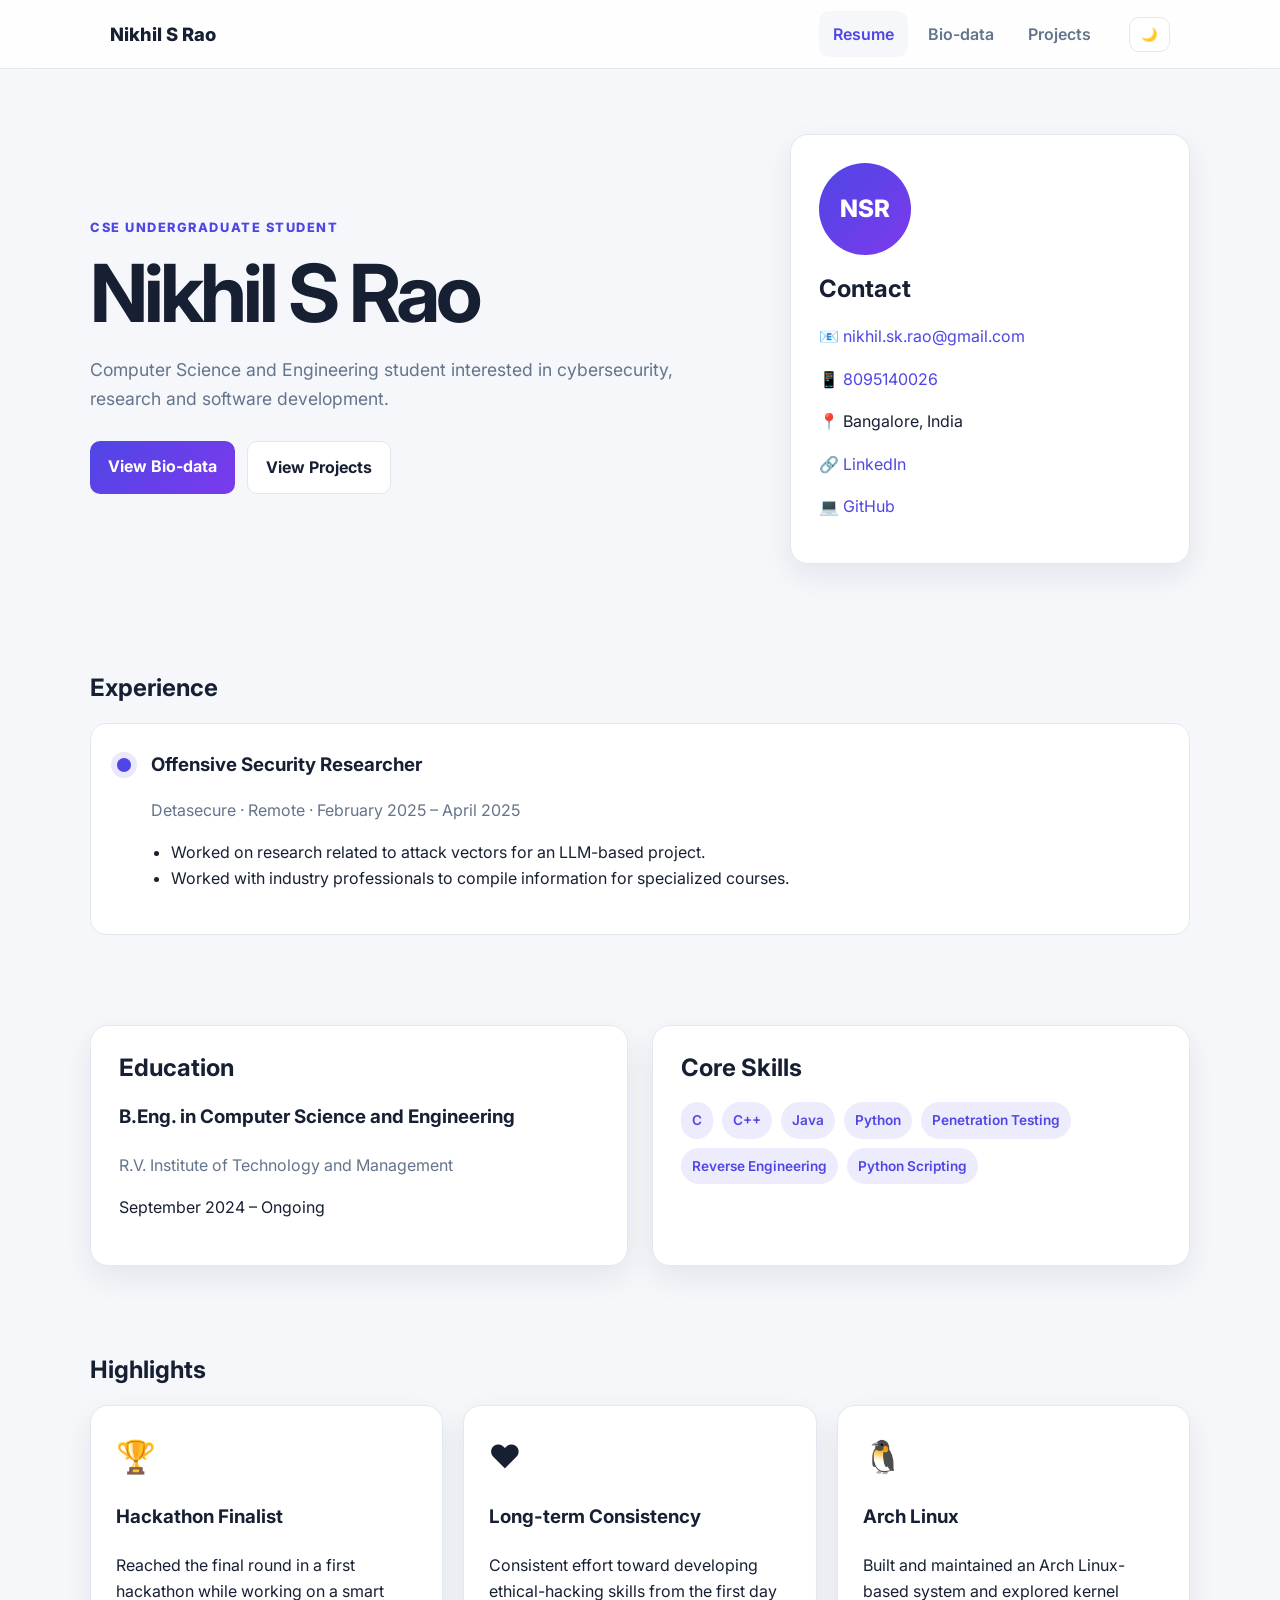
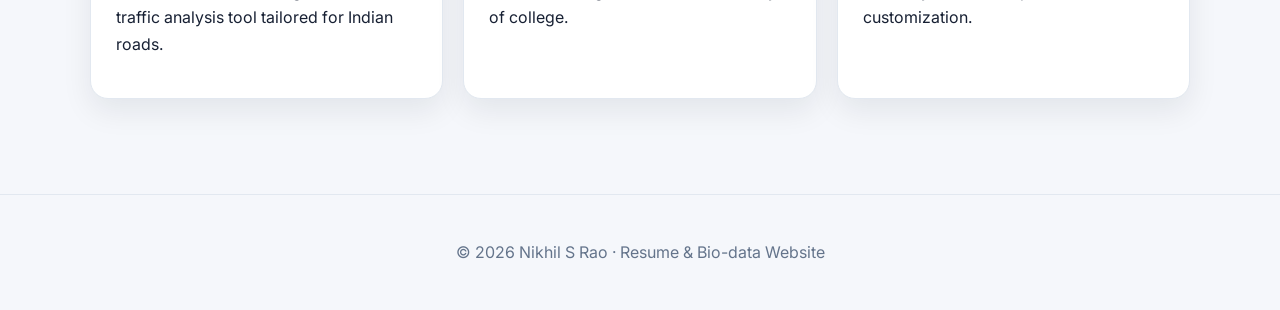
<file: index.html>
<!DOCTYPE html>
<html lang="en">
<head>
  <meta charset="UTF-8">
  <meta name="viewport" content="width=device-width, initial-scale=1.0">
  <title>Nikhil S Rao | Resume</title>
  <link rel="stylesheet" href="style.css">
  <script src="https://code.jquery.com/jquery-3.7.1.min.js"></script>
</head>
<body>
<header class="site-header">
  <nav class="navbar">
    <a class="brand" href="index.html">Nikhil S Rao</a>
    <button class="menu-toggle" aria-label="Toggle navigation">☰</button>
    <div class="nav-links">
      <a class="active" href="index.html">Resume</a>
      <a href="biodata.html">Bio-data</a>
      <a href="projects.html">Projects</a>
    </div>
    <button id="themeToggle" class="theme-btn" title="Toggle theme">🌙</button>
  </nav>
</header>

<main>
  <section class="hero container">
    <div>
      <p class="eyebrow">CSE UNDERGRADUATE STUDENT</p>
      <h1>Nikhil S Rao</h1>
      <p class="lead">Computer Science and Engineering student interested in cybersecurity, research and software development.</p>
      <div class="buttons">
        <a class="btn primary" href="biodata.html">View Bio-data</a>
        <a class="btn secondary" href="projects.html">View Projects</a>
      </div>
    </div>
    <div class="profile-card">
      <div class="avatar">NSR</div>
      <h2>Contact</h2>
      <p>📧 <a href="mailto:nikhil.sk.rao@gmail.com">nikhil.sk.rao@gmail.com</a></p>
      <p>📱 <a href="tel:8095140026">8095140026</a></p>
      <p>📍 Bangalore, India</p>
      <p>🔗 <a href="https://linkedin.com/in/nikhil-s-rao-a70a09306/" target="_blank">LinkedIn</a></p>
      <p>💻 <a href="https://github.com/Skoelle18" target="_blank">GitHub</a></p>
    </div>
  </section>

  <section class="container section">
    <h2 class="section-title">Experience</h2>
    <article class="timeline-card">
      <div class="timeline-dot"></div>
      <div>
        <h3>Offensive Security Researcher</h3>
        <p class="muted">Detasecure · Remote · February 2025 – April 2025</p>
        <ul>
          <li>Worked on research related to attack vectors for an LLM-based project.</li>
          <li>Worked with industry professionals to compile information for specialized courses.</li>
        </ul>
      </div>
    </article>
  </section>

  <section class="container section grid-2">
    <div class="panel">
      <h2 class="section-title">Education</h2>
      <h3>B.Eng. in Computer Science and Engineering</h3>
      <p class="muted">R.V. Institute of Technology and Management</p>
      <p>September 2024 – Ongoing</p>
    </div>
    <div class="panel">
      <h2 class="section-title">Core Skills</h2>
      <div class="tags">
        <span>C</span><span>C++</span><span>Java</span><span>Python</span>
        <span>Penetration Testing</span><span>Reverse Engineering</span><span>Python Scripting</span>
      </div>
    </div>
  </section>

  <section class="container section">
    <h2 class="section-title">Highlights</h2>
    <div class="cards">
      <div class="card"><span class="icon">🏆</span><h3>Hackathon Finalist</h3><p>Reached the final round in a first hackathon while working on a smart traffic analysis tool tailored for Indian roads.</p></div>
      <div class="card"><span class="icon">❤️</span><h3>Long-term Consistency</h3><p>Consistent effort toward developing ethical-hacking skills from the first day of college.</p></div>
      <div class="card"><span class="icon">🐧</span><h3>Arch Linux</h3><p>Built and maintained an Arch Linux-based system and explored kernel customization.</p></div>
    </div>
  </section>
</main>

<footer>
  <p>© <span id="year"></span> Nikhil S Rao · Resume & Bio-data Website</p>
</footer>
<script src="script.js"></script>
</body>
</html>
</file>
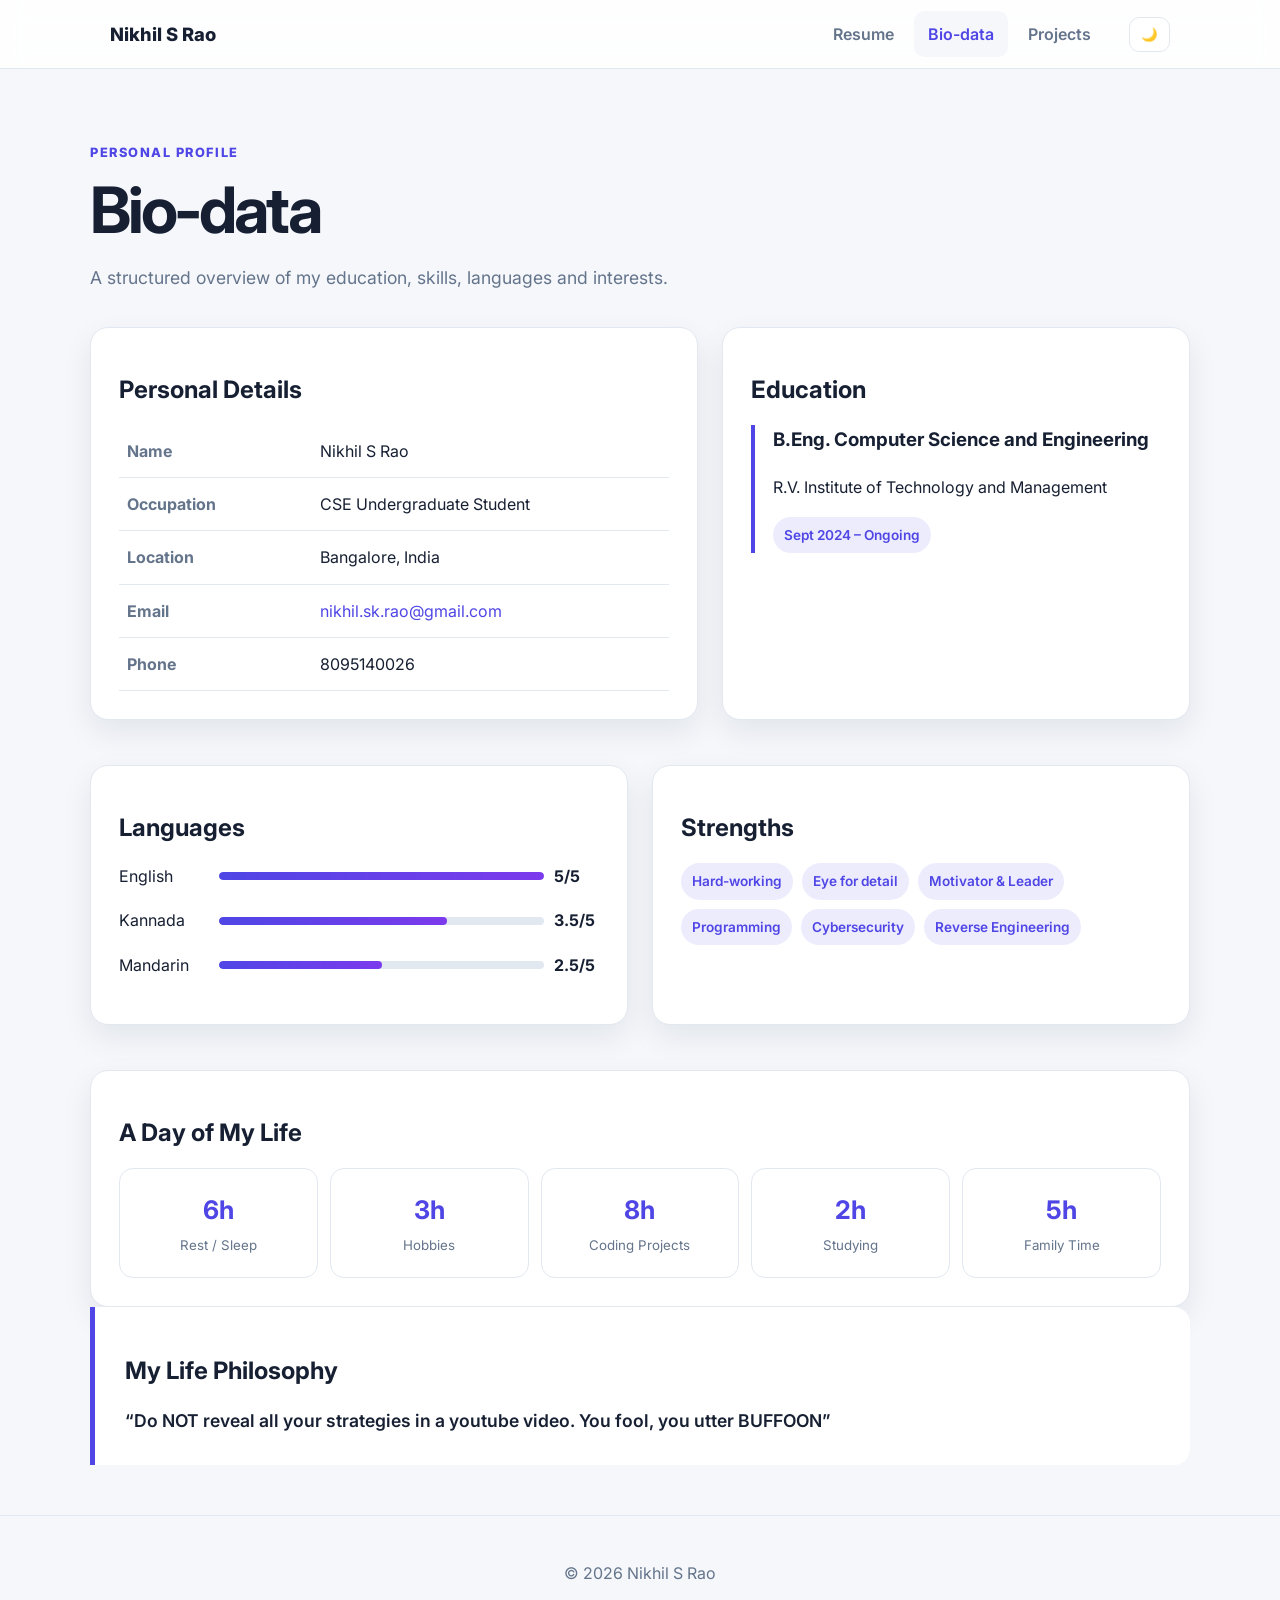
<file: biodata.html>
<!DOCTYPE html>
<html lang="en">
<head>
  <meta charset="UTF-8">
  <meta name="viewport" content="width=device-width, initial-scale=1.0">
  <title>Nikhil S Rao | Bio-data</title>
  <link rel="stylesheet" href="style.css">
  <script src="https://code.jquery.com/jquery-3.7.1.min.js"></script>
</head>
<body>
<header class="site-header">
  <nav class="navbar">
    <a class="brand" href="index.html">Nikhil S Rao</a>
    <button class="menu-toggle" aria-label="Toggle navigation">☰</button>
    <div class="nav-links">
      <a href="index.html">Resume</a>
      <a class="active" href="biodata.html">Bio-data</a>
      <a href="projects.html">Projects</a>
    </div>
    <button id="themeToggle" class="theme-btn">🌙</button>
  </nav>
</header>

<main class="container page">
  <div class="page-heading">
    <p class="eyebrow">PERSONAL PROFILE</p>
    <h1>Bio-data</h1>
    <p class="lead">A structured overview of my education, skills, languages and interests.</p>
  </div>

  <section class="bio-grid">
    <div class="panel">
      <h2>Personal Details</h2>
      <table class="bio-table">
        <tr><th>Name</th><td>Nikhil S Rao</td></tr>
        <tr><th>Occupation</th><td>CSE Undergraduate Student</td></tr>
        <tr><th>Location</th><td>Bangalore, India</td></tr>
        <tr><th>Email</th><td><a href="mailto:nikhil.sk.rao@gmail.com">nikhil.sk.rao@gmail.com</a></td></tr>
        <tr><th>Phone</th><td>8095140026</td></tr>
      </table>
    </div>

    <div class="panel">
      <h2>Education</h2>
      <div class="education-item">
        <h3>B.Eng. Computer Science and Engineering</h3>
        <p>R.V. Institute of Technology and Management</p>
        <span class="badge">Sept 2024 – Ongoing</span>
      </div>
    </div>
  </section>

  <section class="section grid-2">
    <div class="panel">
      <h2>Languages</h2>
      <div class="language"><span>English</span><div class="bar"><i style="width:100%"></i></div><b>5/5</b></div>
      <div class="language"><span>Kannada</span><div class="bar"><i style="width:70%"></i></div><b>3.5/5</b></div>
      <div class="language"><span>Mandarin</span><div class="bar"><i style="width:50%"></i></div><b>2.5/5</b></div>
    </div>

    <div class="panel">
      <h2>Strengths</h2>
      <div class="strength-list">
        <span>Hard-working</span><span>Eye for detail</span><span>Motivator & Leader</span>
        <span>Programming</span><span>Cybersecurity</span><span>Reverse Engineering</span>
      </div>
    </div>
  </section>

  <section class="section panel">
    <h2>A Day of My Life</h2>
    <div class="day-grid">
      <div><strong>6h</strong><small>Rest / Sleep</small></div>
      <div><strong>3h</strong><small>Hobbies</small></div>
      <div><strong>8h</strong><small>Coding Projects</small></div>
      <div><strong>2h</strong><small>Studying</small></div>
      <div><strong>5h</strong><small>Family Time</small></div>
    </div>
  </section>

  <section class="section quote">
    <h2>My Life Philosophy</h2>
    <blockquote>“Do NOT reveal all your strategies in a youtube video. You fool, you utter BUFFOON”</blockquote>
  </section>
</main>

<footer><p>© <span id="year"></span> Nikhil S Rao</p></footer>
<script src="script.js"></script>
</body>
</html>
</file>
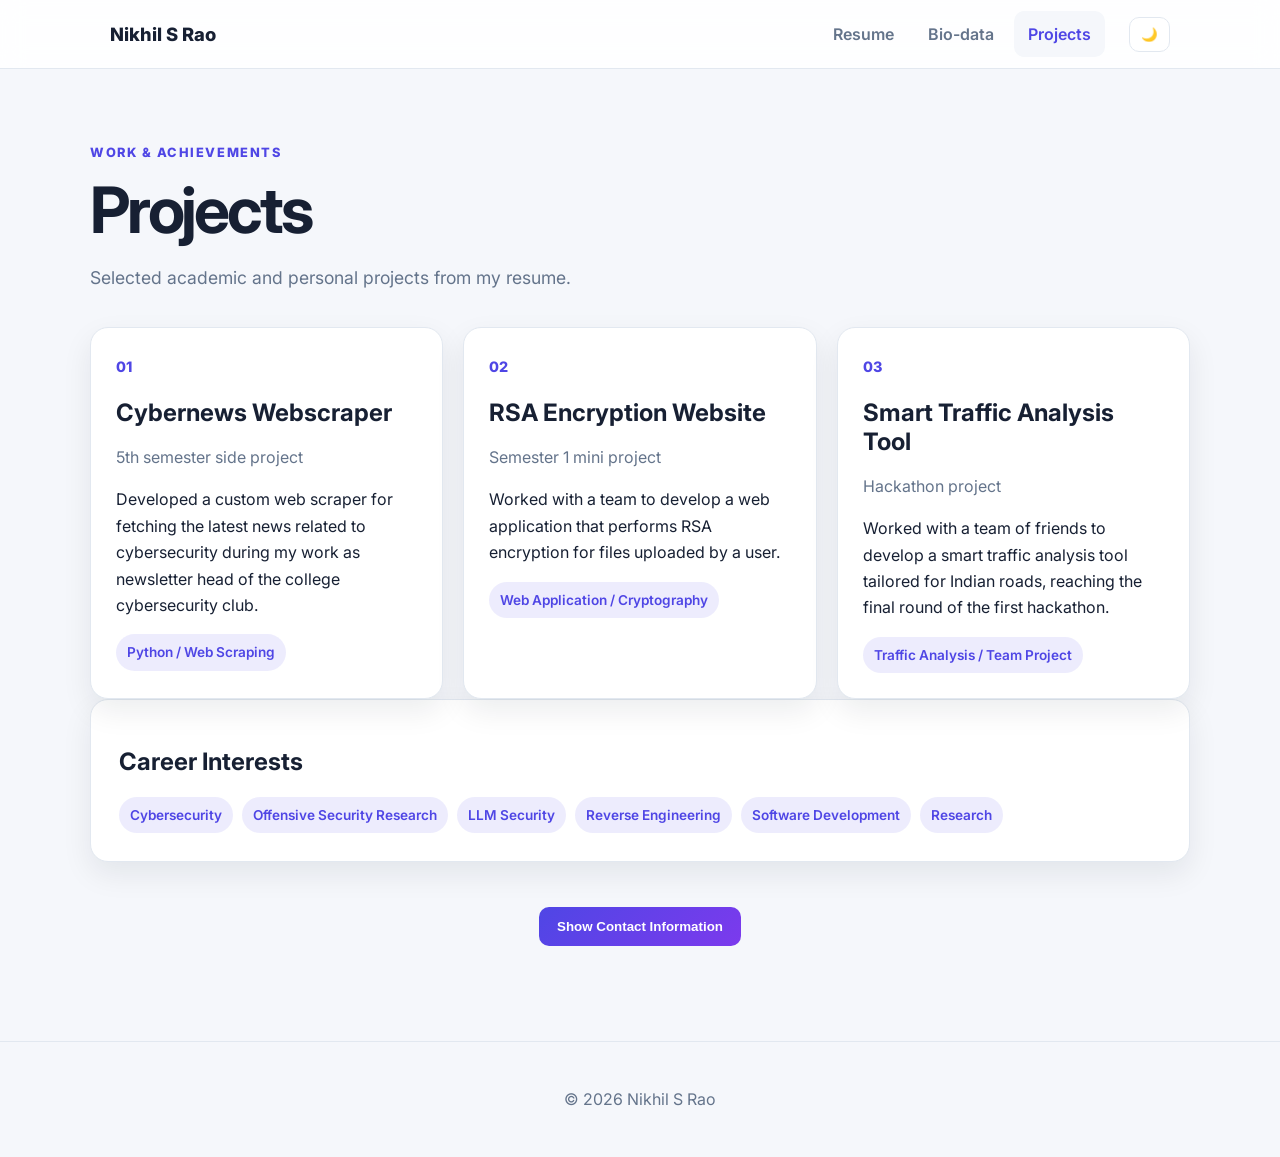
<file: projects.html>
<!DOCTYPE html>
<html lang="en">
<head>
  <meta charset="UTF-8">
  <meta name="viewport" content="width=device-width, initial-scale=1.0">
  <title>Nikhil S Rao | Projects</title>
  <link rel="stylesheet" href="style.css">
  <script src="https://code.jquery.com/jquery-3.7.1.min.js"></script>
</head>
<body>
<header class="site-header">
  <nav class="navbar">
    <a class="brand" href="index.html">Nikhil S Rao</a>
    <button class="menu-toggle" aria-label="Toggle navigation">☰</button>
    <div class="nav-links">
      <a href="index.html">Resume</a>
      <a href="biodata.html">Bio-data</a>
      <a class="active" href="projects.html">Projects</a>
    </div>
    <button id="themeToggle" class="theme-btn">🌙</button>
  </nav>
</header>

<main class="container page">
  <div class="page-heading">
    <p class="eyebrow">WORK & ACHIEVEMENTS</p>
    <h1>Projects</h1>
    <p class="lead">Selected academic and personal projects from my resume.</p>
  </div>

  <section class="cards project-cards">
    <article class="card project-card">
      <span class="project-number">01</span>
      <h2>Cybernews Webscraper</h2>
      <p class="muted">5th semester side project</p>
      <p>Developed a custom web scraper for fetching the latest news related to cybersecurity during my work as newsletter head of the college cybersecurity club.</p>
      <span class="badge">Python / Web Scraping</span>
    </article>

    <article class="card project-card">
      <span class="project-number">02</span>
      <h2>RSA Encryption Website</h2>
      <p class="muted">Semester 1 mini project</p>
      <p>Worked with a team to develop a web application that performs RSA encryption for files uploaded by a user.</p>
      <span class="badge">Web Application / Cryptography</span>
    </article>

    <article class="card project-card">
      <span class="project-number">03</span>
      <h2>Smart Traffic Analysis Tool</h2>
      <p class="muted">Hackathon project</p>
      <p>Worked with a team of friends to develop a smart traffic analysis tool tailored for Indian roads, reaching the final round of the first hackathon.</p>
      <span class="badge">Traffic Analysis / Team Project</span>
    </article>
  </section>

  <section class="section panel">
    <h2>Career Interests</h2>
    <div class="tags">
      <span>Cybersecurity</span><span>Offensive Security Research</span><span>LLM Security</span>
      <span>Reverse Engineering</span><span>Software Development</span><span>Research</span>
    </div>
  </section>

  <section class="section center">
    <button id="contactBtn" class="btn primary">Show Contact Information</button>
    <div id="contactBox" class="contact-box">
      <p><strong>Email:</strong> <a href="mailto:nikhil.sk.rao@gmail.com">nikhil.sk.rao@gmail.com</a></p>
      <p><strong>GitHub:</strong> <a href="https://github.com/Skoelle18" target="_blank">github.com/Skoelle18</a></p>
      <p><strong>LinkedIn:</strong> <a href="https://linkedin.com/in/nikhil-s-rao-a70a09306/" target="_blank">LinkedIn profile</a></p>
    </div>
  </section>
</main>

<footer><p>© <span id="year"></span> Nikhil S Rao</p></footer>
<script src="script.js"></script>
</body>
</html>
</file>
<file: style.css>
@import url('https://fonts.googleapis.com/css2?family=Inter:wght@400;500;600;700;800&display=swap');

:root {
  --bg:#f5f7fb; --surface:#fff; --text:#172033; --muted:#64748b;
  --accent:#4f46e5; --accent2:#7c3aed; --border:#e2e8f0;
  --shadow:0 12px 30px rgba(15,23,42,.08);
}
[data-theme="dark"] {
  --bg:#0b1120; --surface:#111827; --text:#e5e7eb; --muted:#94a3b8;
  --accent:#818cf8; --accent2:#a78bfa; --border:#263247;
  --shadow:0 12px 30px rgba(0,0,0,.25);
}
* { box-sizing:border-box; }
html { scroll-behavior:smooth; }
body { margin:0; font-family:Inter,Arial,sans-serif; background:var(--bg); color:var(--text); line-height:1.65; }
a { color:var(--accent); text-decoration:none; }
a:hover { text-decoration:underline; }
.site-header { position:sticky; top:0; z-index:20; background:rgba(255,255,255,.88); border-bottom:1px solid var(--border); backdrop-filter:blur(12px); }
[data-theme="dark"] .site-header { background:rgba(17,24,39,.9); }
.navbar { max-width:1100px; margin:auto; min-height:68px; display:flex; align-items:center; gap:24px; padding:0 20px; }
.brand { color:var(--text); font-weight:800; font-size:1.15rem; margin-right:auto; }
.nav-links { display:flex; gap:6px; }
.nav-links a { color:var(--muted); padding:10px 14px; border-radius:10px; font-weight:600; }
.nav-links a:hover,.nav-links a.active { background:var(--bg); color:var(--accent); text-decoration:none; }
.theme-btn,.menu-toggle { border:1px solid var(--border); background:var(--surface); color:var(--text); border-radius:10px; padding:9px 11px; cursor:pointer; }
.menu-toggle { display:none; }
.container { width:min(1100px,calc(100% - 40px)); margin:auto; }
.hero { min-height:560px; display:grid; grid-template-columns:1.6fr 1fr; gap:60px; align-items:center; }
.eyebrow { color:var(--accent); font-weight:800; letter-spacing:.12em; font-size:.8rem; }
h1 { font-size:clamp(2.5rem,7vw,5rem); line-height:1.05; margin:10px 0 20px; letter-spacing:-.05em; }
h2 { line-height:1.2; }
.lead { color:var(--muted); font-size:1.1rem; max-width:650px; }
.buttons { display:flex; gap:12px; margin-top:28px; flex-wrap:wrap; }
.btn { display:inline-block; border:0; border-radius:10px; padding:12px 18px; font-weight:700; cursor:pointer; }
.btn:hover { text-decoration:none; transform:translateY(-1px); }
.primary { color:white; background:linear-gradient(135deg,var(--accent),var(--accent2)); }
.secondary { color:var(--text); background:var(--surface); border:1px solid var(--border); }
.profile-card,.panel,.card { background:var(--surface); border:1px solid var(--border); border-radius:18px; box-shadow:var(--shadow); }
.profile-card { padding:28px; }
.avatar { width:92px; height:92px; border-radius:50%; display:grid; place-items:center; background:linear-gradient(135deg,var(--accent),var(--accent2)); color:white; font-weight:800; font-size:1.5rem; margin-bottom:20px; }
.section { padding:45px 0; }
.section-title { margin-top:0; }
.timeline-card { position:relative; display:flex; gap:20px; padding:26px; background:var(--surface); border:1px solid var(--border); border-radius:16px; }
.timeline-dot { width:14px; height:14px; margin-top:8px; flex:0 0 auto; border-radius:50%; background:var(--accent); box-shadow:0 0 0 6px rgba(79,70,229,.12); }
.timeline-card h3 { margin:0 0 4px; }
.timeline-card ul { padding-left:20px; }
.grid-2 { display:grid; grid-template-columns:1fr 1fr; gap:24px; }
.panel { padding:28px; }
.cards { display:grid; grid-template-columns:repeat(3,1fr); gap:20px; }
.card { padding:25px; }
.icon { font-size:2rem; }
.tags,.strength-list { display:flex; flex-wrap:wrap; gap:9px; }
.tags span,.strength-list span,.badge { background:rgba(79,70,229,.1); color:var(--accent); border-radius:999px; padding:7px 11px; font-size:.85rem; font-weight:600; display:inline-block; }
.muted { color:var(--muted); }
footer { margin-top:50px; padding:28px 20px; text-align:center; color:var(--muted); border-top:1px solid var(--border); }
.page { padding-top:60px; }
.page-heading { margin-bottom:35px; }
.page-heading h1 { font-size:clamp(2.4rem,6vw,4rem); }
.bio-grid { display:grid; grid-template-columns:1.3fr 1fr; gap:24px; }
.bio-table { width:100%; border-collapse:collapse; }
.bio-table th,.bio-table td { text-align:left; padding:13px 8px; border-bottom:1px solid var(--border); vertical-align:top; }
.bio-table th { width:35%; color:var(--muted); }
.education-item { border-left:4px solid var(--accent); padding-left:18px; }
.language { display:grid; grid-template-columns:90px 1fr 45px; gap:10px; align-items:center; margin:18px 0; }
.bar { height:8px; background:var(--border); border-radius:20px; overflow:hidden; }
.bar i { display:block; height:100%; background:linear-gradient(90deg,var(--accent),var(--accent2)); border-radius:20px; }
.day-grid { display:grid; grid-template-columns:repeat(5,1fr); gap:12px; }
.day-grid div { text-align:center; padding:20px 10px; border:1px solid var(--border); border-radius:14px; }
.day-grid strong { display:block; font-size:1.6rem; color:var(--accent); }
.day-grid small { color:var(--muted); }
.quote { padding:30px; border-left:5px solid var(--accent); background:var(--surface); border-radius:0 16px 16px 0; }
blockquote { font-size:1.1rem; font-weight:600; margin:10px 0 0; }
.project-number { color:var(--accent); font-weight:800; font-size:.9rem; }
.project-card h2 { margin-bottom:4px; }
.center { text-align:center; }
.contact-box { display:none; max-width:650px; margin:18px auto 0; padding:18px; background:var(--surface); border:1px solid var(--border); border-radius:14px; }
@media(max-width:800px) {
  .hero,.bio-grid,.grid-2 { grid-template-columns:1fr; }
  .cards { grid-template-columns:1fr; }
  .day-grid { grid-template-columns:repeat(2,1fr); }
  .menu-toggle { display:block; order:3; }
  .nav-links { display:none; position:absolute; left:20px; right:20px; top:68px; padding:10px; background:var(--surface); border:1px solid var(--border); border-radius:12px; box-shadow:var(--shadow); flex-direction:column; }
  .nav-links.open { display:flex; }
  .hero { padding:70px 0; }
}
@media(max-width:500px) {
  .container { width:min(100% - 24px,1100px); }
  .navbar { padding:0 12px; }
  .day-grid { grid-template-columns:1fr 1fr; }
  .profile-card { padding:22px; }
}
</file>
